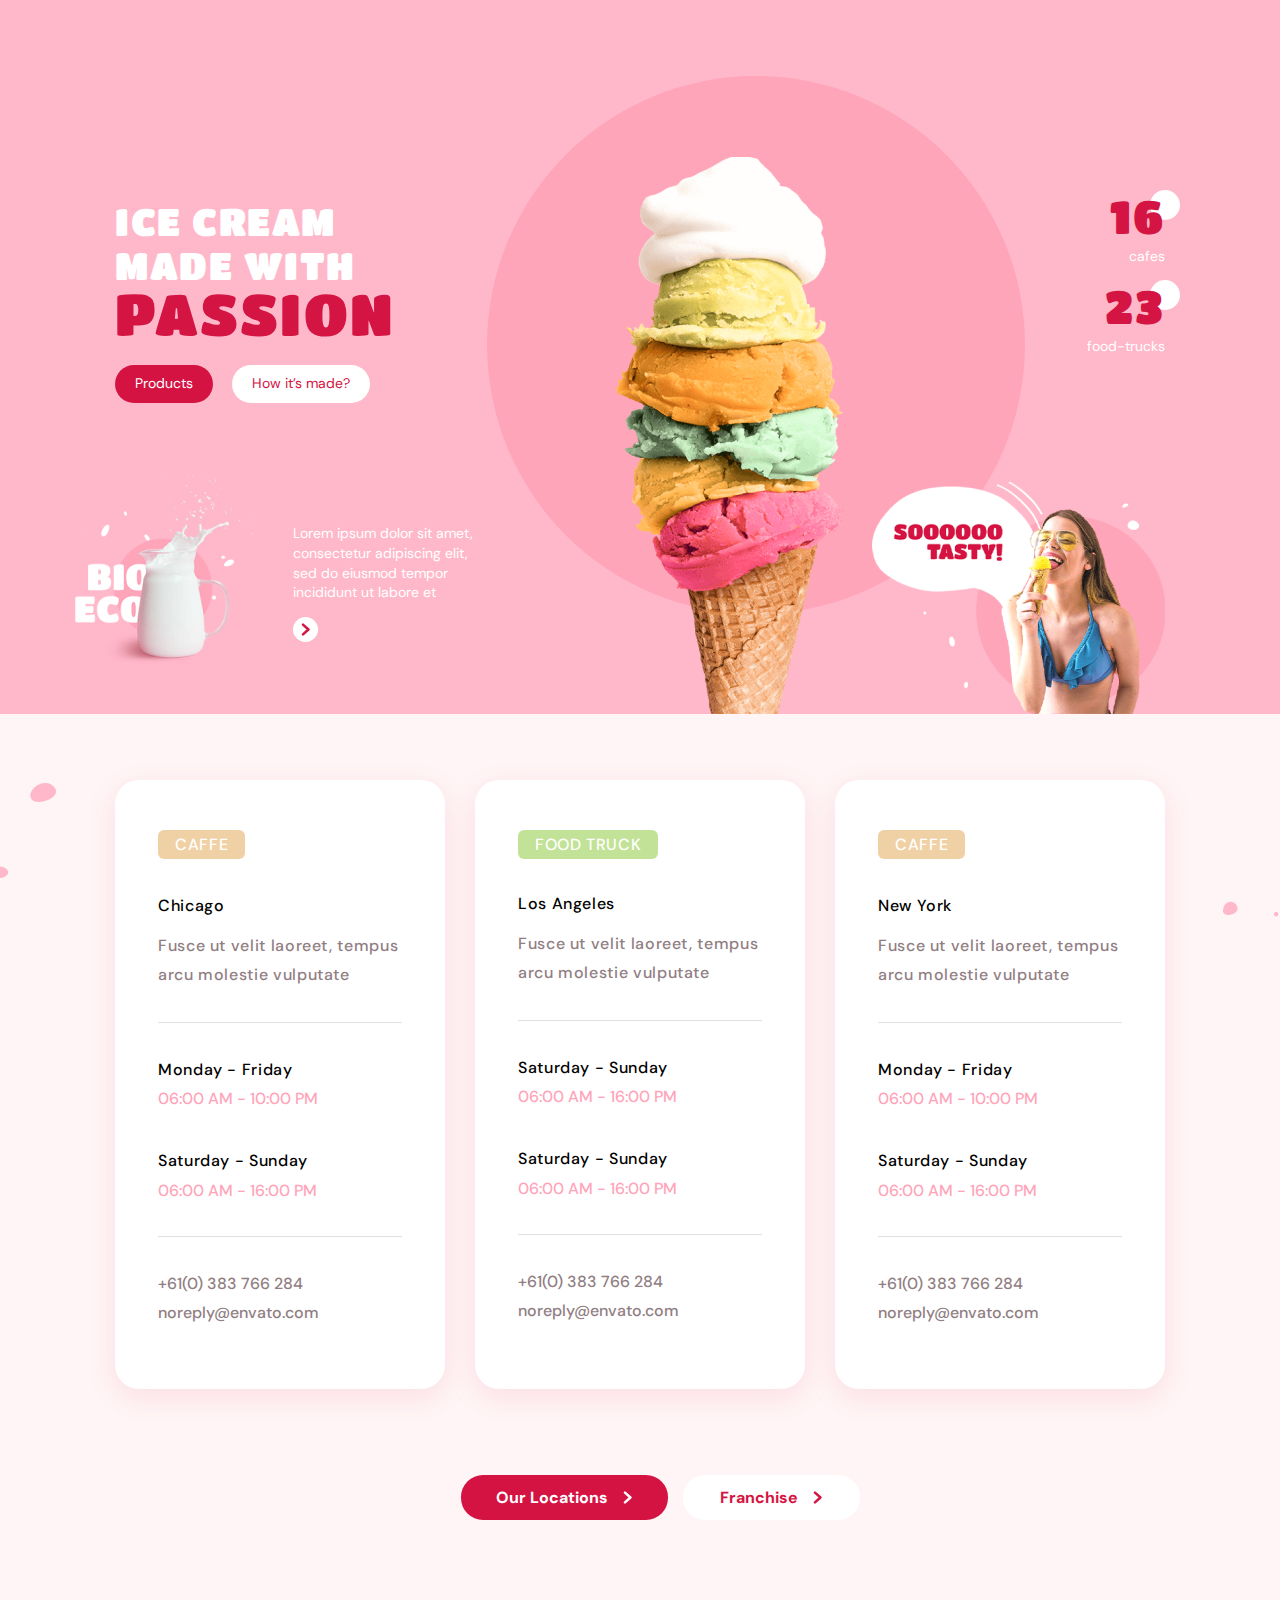
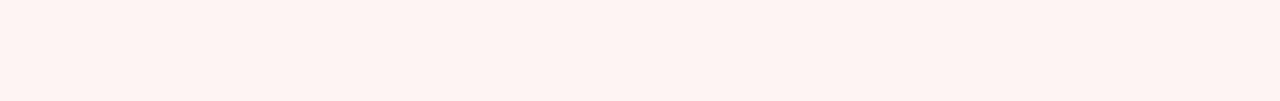
<file: index.html>
<!DOCTYPE html>
<html lang="ru">
  <head>
    <meta charset="UTF-8" />
    <meta name="viewport" content="width=device-width, initial-scale=1.0" />
    <link rel="stylesheet" href="./css/normalize.css" />
    <link rel="stylesheet" href="./css/main.min.css" />
    <title>Морозиво</title>
    <link
      href="https://fonts.googleapis.com/css2?family=DM+Sans:ital,wght@0,400;0,500;0,700;1,500&family=Titan+One&display=swap"
      rel="stylesheet"
    />
  </head>
  <body>
    <!--Header-->

    <!-- <header class="page-header">
      <div class="container main-nav">
        <nav class="main-navigation">
          <a href="./index.html">
            <img src="./img/logo/logo.png" alt="Логотип сайта" />
          </a>
          <ul class="navigation-list">
            <li class="navigation-list-item list">
              <a href="" class="navigation-item-link">Home</a>
            </li>
            <li class="navigation-list-item list">
              <a href="" class="navigation-item-link">About us</a>
            </li>
            <li class="navigation-list-item list">
              <a href="" class="navigation-item-link">How it’s made?</a>
            </li>
            <li class="navigation-list-item list">
              <a href="" class="navigation-item-link">Our products</a>
            </li>
            <li class="navigation-list-item list">
              <a href="" class="navigation-item-link">Contact</a>
            </li>
          </ul>
        </nav> -->

    <!-- HEADER BUTTON -->

    <!-- <div class="header-btn">
          <button>Buy now</button>
        </div>
        </header>
      </div> -->

    <!--Main container-->

    <main class="main-page">
      <!-- Секция HERO -->

      <section class="hero-section">
        <div class="container">
          
          <div class="number-dot">
            <ul class="cafes-trucks-list">
              <li class="cafes-trucks-list-item list">
          
                <p class="number">16</p>
          
                <p class="cafes-trucks">cafes</p>
              </li>
              <li class="cafes-trucks-list-item list">
                <p class="number">23</p>
                <p class="cafes-trucks">food-trucks</p>
              </li>
            </ul>
          </div>
          <div class="first-block">
            <h1 class="main-title list">
              ice cream </br> made with </h1>
            <p class="title-sub-color"> passion</p>
            
            <div class="hero-btn">
              <button class="hero-btn-products">Products</button>
              <button class="hero-btn-made">How it’s made?</button>
            </div>
          </div>

          <div class="sub-title-description">
           <img class="hero-milk-img" src="./img/home/slider-milk.png" alt="">
            <div class="milk">
              <p class="hero-sub-title">
                Lorem ipsum dolor sit amet, consectetur adipiscing elit, sed do
                eiusmod tempor incididunt ut labore et
              </p>
              <ul class="list">
                <li class="list">
                  <a class="icon-wrapper-hero" href="">
                    <svg class="icon-arrow-products" width="10" height="13">
                      <use href="./img/icomoon/sprite.svg#icon-arrow-2"></use>
                    </svg>
                  </a>
                </li>
              </ul>
            </div>
          </div>

         
         <div class="block-ice">
           <span class="circul"></span>
           <img class="image-ice" src="./img/home/slider-ice.png" alt="">
         </div>
        

         <div class="block-girl">
            <img class="image-girl" src="./img/home/slider-pic-girl.png" alt="">
         </div>

        </div>
              
      </section>

      <!-- Секция PRODUCTS --> 

      <!-- <section class="products">
        <div class="container">
          <p class="products-quality">100% natural</p>
          <h1>Products</h1>

          <ul class="products-list list">
            <li class="products-list-item list">
              <a href="">
                <img src="./img/home/home-pic1.png" alt="" />
                <h2 class="ice-name">Ice cream</h2>
                <div class="there-dots">
                  <span class="dots"></span>
                  <span class="dots"></span>
                  <span class="dots"></span>
                </div>
                <p class="ice-description">
                  Lorem ipsum dolor sit amet, consectetur adipiscing elit, sed
                  do eiusmod tempor incididunt ut labore et
                </p>
                <ul class="read-more-list">
                  <li class="read-more-list-item list">
                    <a class="icon-wrapper" href="">
                      <svg class="icon-arrow-products" width="23" height="23">
                        <use href="./img/icomoon/sprite.svg#icon-arrow-2"></use>
                      </svg>
                    </a>
                  </li>
                </ul>
              </a>
            </li>

            <li class="products-list-item list">
              <a href="">
                <img src="./img/home/home-pic2.png" alt="" />
                <h2 class="ice-name">Ice coffee</h2>
                <div class="there-dots">
                  <span class="dots"></span>
                  <span class="dots"></span>
                  <span class="dots"></span>
                </div>
                <p class="ice-description">
                  Lorem ipsum dolor sit amet, consectetur adipiscing elit, sed
                  do eiusmod tempor incididunt ut labore et
                </p>
                <ul class="read-more-list">
                  <li class="read-more-list-item list">
                    <a class="icon-wrapper" href="">
                      <svg class="icon-arrow-products" width="23" height="23">
                        <use href="./img/icomoon/sprite.svg#icon-arrow-2"></use>
                      </svg>
                    </a>
                  </li>
                </ul>
              </a>
            </li>

            <li class="products-list-item list">
              <a href="">
                <img src="./img/home/home-pic3.png" alt="" />
                <h2 class="ice-name">Milkshakes</h2>
                <div class="there-dots">
                  <span class="dots"></span>
                  <span class="dots"></span>
                  <span class="dots"></span>
                </div>
                <p class="ice-description">
                  Lorem ipsum dolor sit amet, consectetur adipiscing elit, sed
                  do eiusmod tempor incididunt ut labore et
                </p>
                <ul class="read-more-list">
                  <li class="read-more-list-item list">
                    <a class="icon-wrapper" href="">
                      <svg class="icon-arrow-products" width="23" height="23">
                        <use href="./img/icomoon/sprite.svg#icon-arrow-2"></use>
                      </svg>
                    </a>
                  </li>
                </ul>
              </a>
            </li>
          </ul>
        </div>
      </section> -->

      <!-- Секция HOW IT'S MADE -->

      <!-- <section class="how-its-made">
        <div class="container">
          <p>Tradition and love</p>
          <h1>How it’s made?</h1>
          <div class="tradition-description">
          <p>Fusce ut velit laoreet, tempus arcu eu, molestie tortor. Nam vel justo cursus, faucibus lorem eget, egestas eros.
          Maecenas eleifend erat at justo fringilla.</p>
          <p>Curabitur lacinia enim at ex blandit, vel pellentesque odio elementum. Mauris rhoncus orci in imperdiet placerat.
          Vestibulum euismod nisl suscipit ligula volutpat, a feugiat urna maximus. Cras massa nibh, tincidunt.</p>
          <P>Aliquam erat volutpat. Aenean accumsan.</P>
          <button class="read-more-btn">Read more</button>
          </div>

          <div class="formula">
            <ul class="formula-list">
              <li class="formula-list-item list">
                <img src="" alt="">
                <h2>721</h2>
                <p>Aliquam ac dui vel dui vulputate consectetur. Mauris massa.</p>
              </li>
              <li class="formula-list-item list">
                <img src="" alt="">
                <h2>16kg</h2>
                <p>Aliquam ac dui vel dui vulputate consectetur. Mauris massa.</p>
              </li>
              <li class="formula-list-item list">
                <img src="" alt="">
                <h2>84</h2>
                <p>Aliquam ac dui vel dui vulputate consectetur. Mauris massa.</p>
              </li>
            </ul>

          </div>
        </div>
      </section>
 -->
      <!-- Секция OUR PRODUCTS -->

      <!--  <section class="our-products">
        <div class="container">
          <h1 hidden>Our products</h1>
          <ul class="protucts-photo-list">
            <li class="products-photo-list-item">
              <img src="" alt="" />
            </li>
            <li class="products-photo-list-item">
              <img src="" alt="" />
            </li>
            <li class="products-photo-list-item">
              <img src="" alt="" />
            </li>
            <li class="products-photo-list-item">
              <img src="" alt="" />
            </li>
            <li class="products-photo-list-item">
              <img src="" alt="" />
            </li>
            <li class="products-photo-list-item">
              <img src="" alt="" />
            </li>
            <li class="products-photo-list-item">
              <img src="" alt="" />
            </li>
            <li class="products-photo-list-item">
              <img src="" alt="" />
            </li>
            <li class="products-photo-list-item">
              <img src="" alt="" />
            </li>
            <li class="products-photo-list-item">
              <img src="" alt="" />
            </li>
          </ul>
        </div>
      </section> -->

      <!-- CONTACTS  -->

      <section class="contacts-section">
        <div class="container">
          <h1 hidden>Contacts</h1>
          <ul class="contacts-list">
            <li class="contacts-list-item list">
              <ul class="list">
                <li class="border list">
                  <h2 class="kind">Caffe</h2>
                  <h3 class="city-name-title">Chicago</h3>
                  <p class="city-name-description">
                    Fusce ut velit laoreet, tempus arcu molestie vulputate
                  </p>
                </li>
              </ul>
              <ul class="list">
                <li class="list">
                  <p class="work-days">Monday - Friday</p>
                  <p class="work-time">06:00 AM - 10:00 PM</p>
                </li>
                <li class="border list">
                  <p class="work-days">Saturday - Sunday</p>
                  <p class="work-time">06:00 AM - 16:00 PM</p>
                </li>
              </ul>
              <ul class="list">
                <li class="list">
                  <a href="tel:+610383766284" class="phone-number"
                    >+61(0) 383 766 284</a
                  >
                </li>
                <li class="list">
                  <a href="mailto:noreply@envato.com" class="mail-address"
                    >noreply@envato.com</a
                  >
                </li>
              </ul>
            </li>

            <li class="contacts-list-item list">
              <ul class="list">
                <li class="border list">
                  <h2 class="kind-food-truck">Food truck</h2>
                  <h3 class="city-name-title">Los Angeles</h3>
                  <p class="city-name-description">
                    Fusce ut velit laoreet, tempus arcu molestie vulputate
                  </p>
                </li>
              </ul>
              <ul class="list">
                <li class="list">
                  <p class="work-days">Saturday - Sunday</p>
                  <p class="work-time">06:00 AM - 16:00 PM</p>
                </li>
                <li class="border list">
                  <p class="work-days">Saturday - Sunday</p>
                  <p class="work-time">06:00 AM - 16:00 PM</p>
                </li>
              </ul>
              <ul class="list">
                <li class="list">
                  <a href="tel:+610383766284" class="phone-number"
                    >+61(0) 383 766 284</a
                  >
                </li>
                <li class="list">
                  <a href="mailto:noreply@envato.com" class="mail-address"
                    >noreply@envato.com</a
                  >
                </li>
              </ul>
            </li>

            <li class="contacts-list-item list">
              <ul class="list">
                <li class="border list">
                  <h2 class="kind">Caffe</h2>
                  <h3 class="city-name-title">New York</h3>
                  <p class="city-name-description">
                    Fusce ut velit laoreet, tempus arcu molestie vulputate
                  </p>
                </li>
              </ul>
              <ul class="list">
                <li class="list">
                  <p class="work-days">Monday - Friday</p>
                  <p class="work-time">06:00 AM - 10:00 PM</p>
                </li>
                <li class="border list">
                  <p class="work-days">Saturday - Sunday</p>
                  <p class="work-time">06:00 AM - 16:00 PM</p>
                </li>
              </ul>

              <ul class="list">
                <li class="list">
                  <a href="tel:+610383766284" class="phone-number"
                    >+61(0) 383 766 284</a
                  >
                </li>
                <li class="list">
                  <a href="mailto:noreply@envato.com" class="mail-address"
                    >noreply@envato.com</a
                  >
                </li>
              </ul>
            </li>
          </ul>

          <div class="contacts-buttons">
            <ul class="contacts-btn-list">
              <li class="contacts-btn-list-item list">
                <a href="">
                  <button class="contacts-btn-1">
                    Our Locations
                    <svg class="icon-arrow" width="10" height="13">
                      <use href="./img/icomoon/sprite.svg#icon-arrow-1"></use>
                    </svg>
                  </button>
                </a>
              </li>
              <li class="contacts-btn-list-item list">
                <a href=""
                  ><button class="contacts-btn-2">
                    Franchise
                    <svg class="icon-arrow" width="10" height="13">
                      <use href="./img/icomoon/sprite.svg#icon-arrow-2"></use>
                    </svg></button
                ></a>
              </li>
            </ul>
          </div>
        </div>
      </section>
    </main>

    <!--Footer-->

    <!--  <h2 class="kind">Caffe</h2>
    <p class="city-name-description">
      Fusce ut velit laoreet, tempus arcu molestie vulputate
    </p>
    <p class="city-description-title">Monday - Friday</p>
    <p class="work-time">06:00 AM - 10:00 PM</p>
    <p class="city-description-title">Saturday - Sunday</p>
    <p class="work-time">06:00 AM - 10:00 PM</p>
    <ul>
      <li class="list">
        <a href="tel:+610383766284" class="phone-number">+61(0) 383 766 284</a>
      </li>
      <li class="list">
        <a href="mailto:noreply@envato.com" class="mail-address">noreply@envato.com</a>
      </li>
    </ul> -->

    <footer class="footer-section">
      <div class="container"></div>
    </footer>

    <script src="./js/menu.js"></script>
    <script src="./js/modal.js"></script>
  </body>
</html>
</file>
<file: css/main.min.css>
html{box-sizing:border-box}*,*::before,*::after{box-sizing:inherit}a{text-decoration:none;display:block}.list{padding:0;margin:0;list-style:none}body{background-color:#fff;font-family:"DM Sans",sans-serif,"Titan One",cursive}img{display:block}.container{padding-right:15px;padding-left:15px;margin-right:auto;margin-left:auto}@media screen and (min-width: 480px){.container{width:100%;width:480px}}@media screen and (min-width: 768px){.container{width:100%;width:768px}}@media screen and (min-width: 1200px){.container{width:100%;width:1200px}}.page-header{background-color:#fff}@media screen and (min-device-width: 100px) and (max-device-width: 767px){.hero-section{position:relative;background-color:#ffb8ca;overflow:hidden;z-index:5}.hero-section .container{padding-top:150px;padding-bottom:0;max-width:320px}.first-block{margin-bottom:105px;padding-left:0}.main-title{font-family:Titan One;font-style:normal;font-weight:normal;font-size:26px;line-height:1.15em;letter-spacing:0.04em;text-transform:uppercase;color:#ffffff}.title-sub-color{display:block;margin-top:0px;font-family:Titan One;font-style:normal;font-weight:normal;font-size:48px;line-height:96.5%;letter-spacing:0.04em;text-transform:uppercase;color:#d41443;margin-bottom:15px}.hero-btn{margin-top:0}.hero-btn-products{display:inline-block;padding:8px 15px;background:#d41342;border-radius:20px;border:none;cursor:pointer;margin-right:0;font-style:normal;font-weight:normal;font-size:8px;line-height:1.25em;align-items:center;text-align:center;color:#ffffff}.hero-btn-made{display:inline-block;padding:8px 15px;background:#ffffff;border-radius:20px;border:none;cursor:pointer;font-style:normal;font-weight:normal;font-size:8px;line-height:1.25em;align-items:center;text-align:center;color:#d41443}.hero-btn-made:hover{background:#ecebeb}.hero-sub-title{font-style:normal;font-weight:normal;font-size:14px;line-height:140%;max-width:200px;margin-top:0;padding-top:30px;color:#ffffff}.milk{display:none;margin-left:30px}.sub-title-description{display:none;display:flex;align-items:center;padding-bottom:50px;padding-left:20px}.icon-wrapper-hero{display:flex;justify-content:center;align-items:center;width:25px;height:25px;border-radius:50%;background:#ffffff}.icon-arrow-products{fill:currentColor}.number{font-family:Titan One;font-style:normal;font-weight:normal;font-size:46px;line-height:1.15em;margin-top:0;margin-bottom:5px;padding-right:15px;margin-left:0;text-align:right;letter-spacing:0.04em;text-transform:uppercase;color:#d41443}.number::after{position:absolute;content:"";display:inline-block;width:30px;height:30px;right:0px;border-radius:50%;text-align:right;background:#ffffff;z-index:-1}.cafes-trucks{font-style:normal;font-weight:normal;font-size:14px;line-height:1.28em;text-align:right;margin-top:0;padding-right:15px;color:#ffffff}.cafes-trucks-list{position:absolute;top:0;right:45px;margin-top:-10px}.number-dot{display:none;position:relative}.cafes-trucks-list-item{margin-left:0;padding-left:0}.hero-milk-img{display:none}.block-ice{position:relative;z-index:-3}.image-ice{position:absolute;max-width:171px;right:6%;bottom:0}.circul{position:absolute;display:block;bottom:70px;right:-70px;width:346px;height:344px;border-radius:50%;background:#ffa5ba;z-index:-3}.block-girl{position:relative}.image-girl{display:none;position:absolute;max-width:100%;right:60%;bottom:0}}@media screen and (min-device-width: 768px) and (max-device-width: 1199px){.hero-section{position:relative;background-color:#ffb8ca;z-index:5}.hero-section .container{padding-top:100px;padding-bottom:0}.first-block{margin-bottom:25px;padding-left:60px}.main-title{font-family:Titan One;font-style:normal;font-weight:normal;font-size:22px;line-height:1.13em;letter-spacing:0.04em;text-transform:uppercase;color:#ffffff}.title-sub-color{display:block;margin-top:0px;font-family:Titan One;font-style:normal;font-weight:normal;font-size:34px;line-height:90.5%;letter-spacing:0.04em;text-transform:uppercase;color:#d41443;margin-bottom:25px}.hero-btn{margin-top:25px}.hero-btn-products{display:inline-block;padding:8px 13px;background:#d41342;border-radius:20px;border:none;cursor:pointer;margin-right:8px;font-style:normal;font-weight:normal;font-size:8px;line-height:1.25em;align-items:center;text-align:center;color:#ffffff}.hero-btn-made{display:inline-block;padding:8px 13px;background:#ffffff;border-radius:20px;border:none;cursor:pointer;font-style:normal;font-weight:normal;font-size:8px;line-height:1.25em;align-items:center;text-align:center;color:#d41443}.hero-btn-made:hover{background:#ecebeb}.hero-sub-title{font-style:normal;font-weight:normal;font-size:8px;line-height:150%;max-width:114px;margin-top:0;padding-top:30px;color:#ffffff}.milk{margin-left:0}.sub-title-description{display:flex;align-items:center;padding-bottom:25px;padding-left:20px}.icon-wrapper-hero{display:flex;justify-content:center;align-items:center;width:25px;height:25px;border-radius:50%;background:#ffffff}.icon-arrow-products{fill:currentColor}.number{font-family:Titan One;font-style:normal;font-weight:normal;font-size:28px;line-height:1.14em;margin-top:0;margin-bottom:5px;padding-right:10px;margin-left:0;text-align:right;letter-spacing:0.04em;text-transform:uppercase;color:#d41443}.number::after{position:absolute;content:"";display:inline-block;width:16px;height:16px;right:2px;border-radius:50%;background:#ffffff;z-index:-1}.cafes-trucks{font-style:normal;font-weight:normal;font-size:8px;line-height:1.25em;text-align:right;margin-top:0;padding-right:15px;color:#ffffff}.cafes-trucks-list{position:absolute;top:0;right:20px;margin-top:-10px}.number-dot{position:relative}.cafes-trucks-list-item{margin-left:0;padding-left:0}.hero-milk-img{display:block;max-width:124px}.block-ice{position:relative}.image-ice{position:absolute;max-width:143px;right:32%;bottom:0}.circul{position:absolute;display:block;max-width:100%;bottom:50px;right:125px;width:324px;height:322px;border-radius:50%;background:#ffa5ba}.block-girl{position:relative}.image-girl{position:absolute;max-width:168px;right:30px;bottom:0}}@media screen and (min-width: 1200px){.hero-section{position:relative;background-color:#ffb8ca;z-index:5}.hero-section .container{padding-top:200px;padding-bottom:0}.first-block{margin-bottom:70px;padding-left:60px}.main-title{font-family:Titan One;font-style:normal;font-weight:normal;font-size:38px;line-height:1.15em;letter-spacing:0.04em;text-transform:uppercase;color:#ffffff}.title-sub-color{display:block;margin-top:0px;font-family:Titan One;font-style:normal;font-weight:normal;font-size:58px;line-height:90.5%;letter-spacing:0.04em;text-transform:uppercase;color:#d41443;margin-bottom:25px}.hero-btn{margin-top:25px}.hero-btn-products{display:inline-block;padding:10px 20px;background:#d41342;border-radius:20px;border:none;cursor:pointer;margin-right:15px;font-style:normal;font-weight:normal;font-size:14px;line-height:1.28em;align-items:center;text-align:center;color:#ffffff}.hero-btn-made{display:inline-block;padding:10px 20px;background:#ffffff;border-radius:20px;border:none;cursor:pointer;font-style:normal;font-weight:normal;font-size:14px;line-height:1.28em;align-items:center;text-align:center;color:#d41443}.hero-btn-made:hover{background:#ecebeb}.hero-sub-title{font-style:normal;font-weight:normal;font-size:14px;line-height:140%;max-width:200px;margin-top:0;padding-top:30px;color:#ffffff}.milk{margin-left:30px}.sub-title-description{display:flex;align-items:center;padding-bottom:50px;padding-left:20px}.icon-wrapper-hero{display:flex;justify-content:center;align-items:center;width:25px;height:25px;border-radius:50%;background:#ffffff}.icon-arrow-products{fill:currentColor}.number{font-family:Titan One;font-style:normal;font-weight:normal;font-size:46px;line-height:1.15em;margin-top:0;margin-bottom:5px;padding-right:15px;margin-left:0;text-align:right;letter-spacing:0.04em;text-transform:uppercase;color:#d41443}.number::after{position:absolute;content:"";display:inline-block;width:30px;height:30px;right:0px;border-radius:50%;text-align:right;background:#ffffff;z-index:-1}.cafes-trucks{font-style:normal;font-weight:normal;font-size:14px;line-height:1.28em;text-align:right;margin-top:0;padding-right:15px;color:#ffffff}.cafes-trucks-list{position:absolute;top:0;right:45px;margin-top:-10px}.number-dot{position:relative}.cafes-trucks-list-item{margin-left:0;padding-left:0}.hero-milk-img{display:block}.block-ice{position:relative}.image-ice{position:absolute;max-width:100%;right:32%;bottom:0}.circul{position:absolute;display:block;max-width:100%;bottom:100px;right:200px;width:538px;height:538px;border-radius:50%;background:#ffa5ba}.block-girl{position:relative}.image-girl{position:absolute;max-width:100%;right:60px;bottom:0}}.products{padding-bottom:120px}.products-quality{margin:0;margin-bottom:30px;font-family:Titan One;font-style:normal;font-weight:normal;font-size:30px;line-height:1.13em;text-align:center;letter-spacing:0.04em;text-transform:uppercase;color:#ffa5ba}.products h1{display:block;margin-top:0;margin-bottom:250px;font-family:Titan One;font-style:normal;font-weight:normal;font-size:58px;line-height:1.13em;text-align:center;letter-spacing:0.06em;text-transform:uppercase;color:#d41443}.ice-name{margin-top:0;margin-bottom:32px;font-family:Titan One;font-style:normal;font-weight:normal;font-size:30px;line-height:1.13em;text-align:center;letter-spacing:0.04em;text-transform:uppercase;color:#ffffff}.ice-description{margin:0;margin-bottom:62px;font-style:normal;font-weight:bold;font-size:16px;line-height:176%;padding-right:44px;padding-left:44px;text-align:center;letter-spacing:0.04em;color:#ffffff}.products-list{display:flex;justify-content:center}.products-list img{margin-top:-210px;margin-bottom:38px;max-width:100%;display:block}.products-list-item{display:inline-block;max-width:330px;background:#ffb8ca;border-radius:24px}.products-list-item:not(:last-child){margin-right:25px}.products-list-item:nth-child(2){background:#f0d1a5}.products-list-item:nth-child(3){background:#c2e297}.read-more-list-item{display:flex;justify-items:center;text-align:center}.icon-arrow-products{fill:currentColor}.icon-wrapper{display:flex;justify-content:center;align-items:center;width:45px;height:45px;border-radius:50%;background:#fff}.read-more-list{display:flex;justify-content:center;margin-bottom:50px;padding:0}.dots{display:flex;justify-content:center;width:10px;height:10px;border-radius:50%;background:#fff;margin-left:10px;margin-bottom:0}.there-dots{display:flex;justify-content:center;margin-bottom:34px}.list{padding:0;margin:0;list-style:none}@media screen and (max-width: 767px){.contacts-section{padding-top:50px;padding-bottom:65px;background-color:#fff5f6}.contacts-list{display:block;justify-content:center;padding-left:0}.contacts-list-item{background:#ffffff;box-shadow:0px 8px 30px rgba(212,20,67,0.1);border-radius:24px;padding-top:43px;padding-right:20px;padding-bottom:43px;padding-left:20px;width:100%;max-width:220px;margin-right:auto;margin-left:auto}.contacts-list-item:not(:last-child){margin-bottom:20px}.kind{display:inline-block;margin-top:0px;margin-bottom:25px;padding:0 15px;background:#f0d1a5;border-radius:6px;font-style:normal;font-weight:500;font-size:12px;line-height:186%;align-items:center;text-align:center;letter-spacing:0.04em;color:#ffffff;text-transform:uppercase}.kind-food-truck{display:inline-block;margin-top:0px;margin-bottom:25px;padding:0 15px;background:#c2e297;border-radius:6px;font-style:normal;font-weight:500;font-size:12px;line-height:186%;align-items:center;text-align:center;letter-spacing:0.04em;color:#ffffff;text-transform:uppercase}.city-name-title{margin-top:0;margin-bottom:10px;font-style:normal;font-weight:500;font-size:12px;line-height:186%;letter-spacing:0.04em;color:#000000}.city-name-description{margin-top:0;margin-bottom:25px;font-style:normal;font-weight:500;font-size:12px;line-height:18px;letter-spacing:0.04em;color:#907e82}.work-days{margin-top:25px;margin-bottom:0;font-style:normal;font-weight:500;font-size:12px;line-height:186%;letter-spacing:0.04em;color:#000000}.work-time{margin-top:0;margin-bottom:25px;font-style:normal;font-weight:500;font-size:12px;line-height:186%;color:#ffa5ba}.phone-number{margin-top:25px;font-style:normal;font-weight:500;font-size:12px;line-height:1.5em;color:#907e82}.mail-address{font-style:normal;font-weight:500;font-size:12px;line-height:1.5em;color:#907e82}.border{border-bottom:1px solid #e1e1e1}.contacts-btn-1{display:flex;padding:10px 18px;background:#d41342;border-radius:22px;border:none;cursor:pointer;font-style:normal;font-weight:bold;font-size:16px;line-height:1.31em;align-items:center;text-align:center;color:#ffffff}.contacts-btn-2{display:flex;padding:10px 35px;background:#ffffff;border-radius:22px;border:none;cursor:pointer;font-style:normal;font-weight:bold;font-size:16px;line-height:21px;align-items:center;text-align:center;color:#d41443}.contacts-btn-2:hover{background:#ecebeb}.contacts-buttons{display:flex;justify-content:center;margin-top:54px}.contacts-btn-list{display:flex;flex-direction:column;align-items:center;padding-left:0px}.contacts-btn-list-item:not(:last-child){margin-bottom:10px}.icon-arrow{margin-left:15px;fill:currentColor}}@media screen and (min-width: 768px){.contacts-section{padding-top:50px;padding-bottom:65px;background-color:#fff5f6}.contacts-list{display:flex;justify-content:center;padding-right:0;padding-left:0}.contacts-list-item{background:#ffffff;box-shadow:0px 8px 30px rgba(212,20,67,0.1);border-radius:24px;padding-top:50px;padding-right:31px;padding-bottom:50px;padding-left:31px;width:100%;max-width:220px}.contacts-list-item:not(:last-child){margin-right:20px}.kind{display:inline-block;margin-top:0px;margin-bottom:30px;padding:1px 15px;background:#f0d1a5;border-radius:6px;font-style:normal;font-weight:500;font-size:16px;line-height:186%;align-items:center;text-align:center;letter-spacing:0.04em;color:#ffffff;text-transform:uppercase}.kind-food-truck{display:inline-block;margin-top:0px;margin-bottom:30px;padding:1px 15px;background:#c2e297;border-radius:6px;font-style:normal;font-weight:500;font-size:16px;line-height:186%;align-items:center;text-align:center;letter-spacing:0.04em;color:#ffffff;text-transform:uppercase}.city-name-title{margin-top:0;margin-bottom:14px;font-style:normal;font-weight:500;font-size:14px;line-height:186%;letter-spacing:0.04em;color:#000000}.city-name-description{margin-top:0;margin-bottom:30px;font-style:normal;font-weight:500;font-size:14px;line-height:166%;letter-spacing:0.04em;color:#907e82}.work-days{margin-top:30px;margin-bottom:0;font-style:normal;font-weight:500;font-size:14px;line-height:186%;letter-spacing:0.04em;color:#000000}.work-time{margin-top:0;margin-bottom:30px;font-style:normal;font-weight:500;font-size:14px;line-height:186%;color:#ffa5ba}.phone-number{margin-top:30px;font-style:normal;font-weight:500;font-size:14px;line-height:183%;color:#907e82}.mail-address{font-style:normal;font-weight:500;font-size:14px;line-height:183%;color:#907e82}.border{border-bottom:1px solid #e1e1e1}.contacts-btn-1{display:inline-block;padding:14px 30px;background:#d41342;border-radius:22px;border:none;cursor:pointer;font-style:normal;font-weight:bold;font-size:16px;line-height:1.31em;align-items:center;text-align:center;color:#ffffff}.contacts-btn-2{display:inline-block;padding:14px 37px;background:#ffffff;border-radius:22px;border:none;cursor:pointer;font-style:normal;font-weight:bold;font-size:16px;line-height:21px;align-items:center;text-align:center;color:#d41443}.contacts-btn-2:hover{background:#ecebeb}.contacts-buttons{margin-top:81px}.contacts-btn-list{display:flex;flex-direction:row;justify-content:center}.contacts-btn-list-item:not(:last-child){margin-right:15px}.icon-arrow{margin-left:15px;fill:currentColor}}@media screen and (min-width: 1200px){.contacts-section{padding-top:50px;padding-bottom:165px;background-color:#fff5f6;background-image:url("../img/contacts/contacts-background-img.png");background-repeat:no-repeat}.contacts-list-item{background:#ffffff;box-shadow:0px 8px 30px rgba(212,20,67,0.1);border-radius:24px;padding-top:50px;padding-right:43px;padding-bottom:62px;padding-left:43px;max-width:330px}.contacts-list-item:not(:last-child){margin-right:30px}.kind{margin-bottom:32px;padding:0 17px;font-size:16px;line-height:186%}.kind-food-truck{padding:0 17px;font-size:16px;line-height:186%}.city-name-title{margin-bottom:10px;font-size:16px;line-height:186%}.city-name-description{margin-bottom:32px;font-size:16px;line-height:183%}.work-days{margin-top:32px;margin-bottom:0;font-size:16px;line-height:186%}.work-time{margin-bottom:30px;font-size:16px;line-height:186%}.phone-number{margin-top:32px;font-size:16px;line-height:183%}.mail-address{font-size:16px;line-height:183%}.contacts-buttons{margin-top:86px}.contacts-btn-1{display:flex;align-items:center;padding:12px 35px;border-radius:22px;cursor:pointer;font-size:16px;line-height:21px}.contacts-btn-2{display:flex;align-items:center;padding:12px 37px;font-size:16px;line-height:21px}.icon-arrow{margin-left:15px;fill:currentColor}}
/*# sourceMappingURL=main.min.css.map */
</file>
